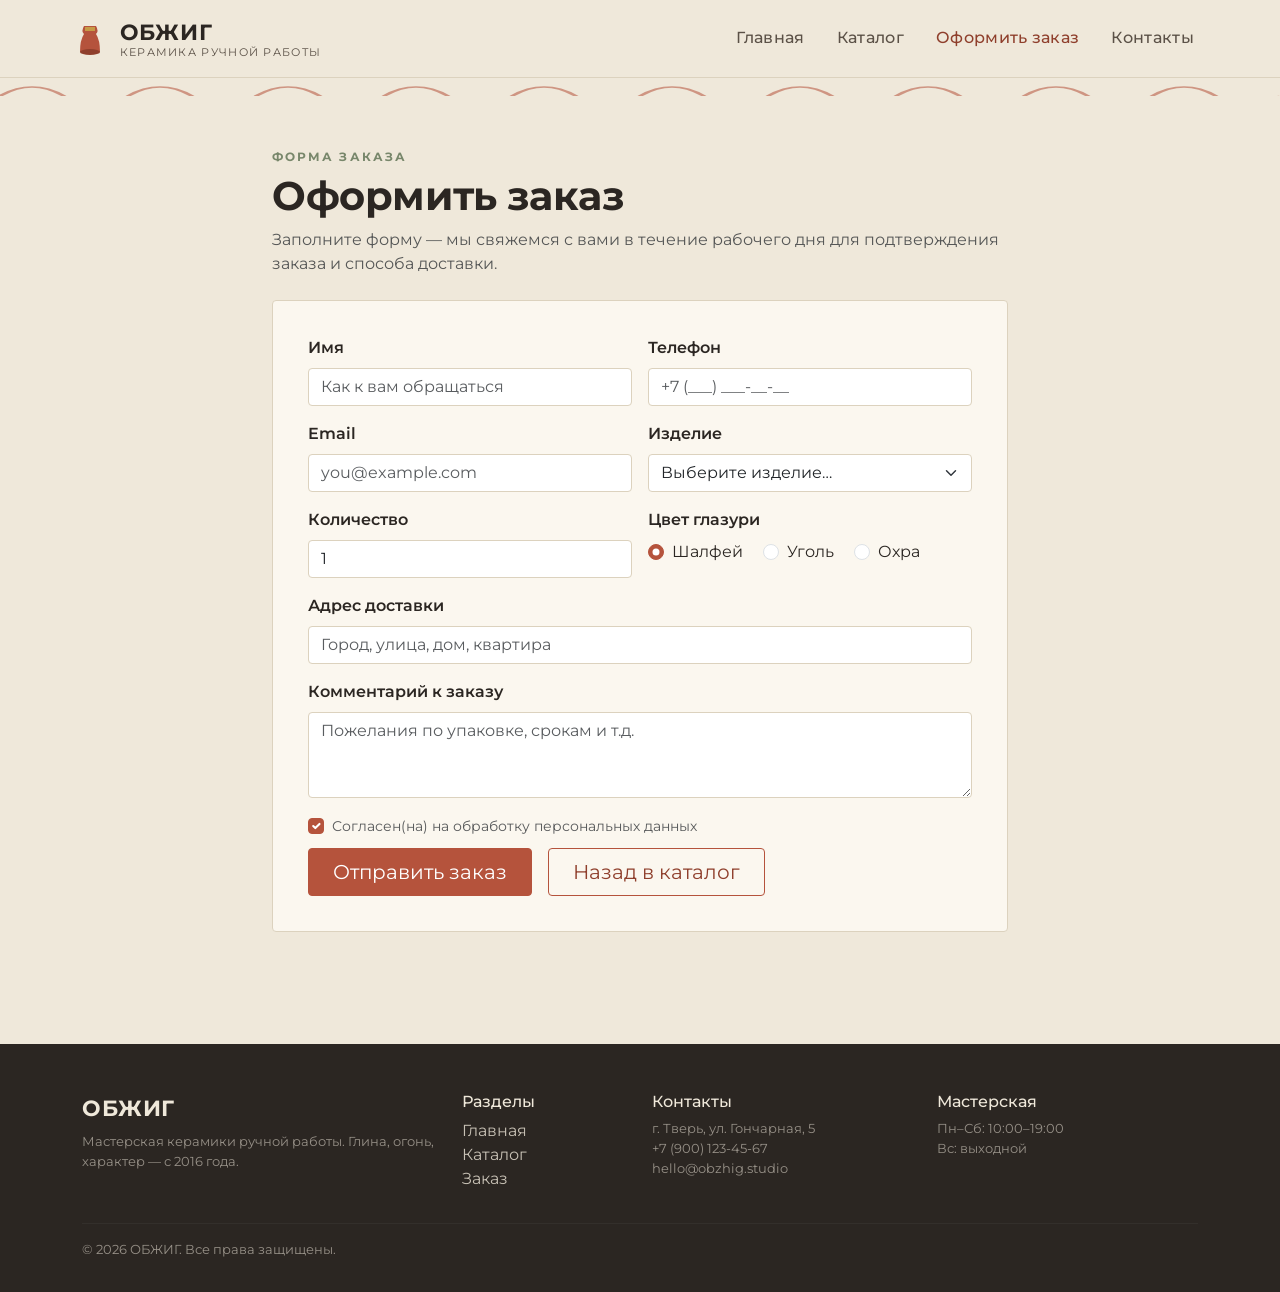
<file: order.html>
<!doctype html>
<html lang="ru">
<head>
<meta charset="UTF-8">
<meta name="viewport" content="width=device-width, initial-scale=1">
<title>Оформить заказ — ОБЖИГ</title>
<link rel="icon" type="image/svg+xml" href="favicon.svg">
<link href="https://cdn.jsdelivr.net/npm/bootstrap@5.3.3/dist/css/bootstrap.min.css" rel="stylesheet">
<link href="https://fonts.googleapis.com/css2?family=Montserrat:wght@400;500;600;700&display=swap" rel="stylesheet">
<link href="style.css" rel="stylesheet">
</head>
<body>
<!-- =====================================================
     ВЕБ-АНАЛИТИКА (Яндекс.Метрика)
     Замените XXXXXXXX на номер вашего счётчика с
     https://metrika.yandex.ru — после регистрации сайта
     там выдадут готовый код, вставьте его вместо этого
     блока на всех трёх страницах.
     ===================================================== -->
<!--
<script type="text/javascript">
   (function(m,e,t,r,i,k,a){m[i]=m[i]||function(){(m[i].a=m[i].a||[]).push(arguments)};
   m[i].l=1*new Date();
   for (var j = 0; j < document.scripts.length; j++) {if (document.scripts[j].src === r) { return; }}
   k=e.createElement(t),a=e.getElementsByTagName(t)[0],k.async=1,k.src=r,a.parentNode.insertBefore(k,a)})
   (window, document, "script", "https://mc.yandex.ru/metrika/tag.js", "ym");

   ym(XXXXXXXX, "init", {ssr:true, webvisor:true, clickmap:true, ecommerce:"dataLayer", accurateTrackBounce:true, trackLinks:true});
</script>
<noscript><div><img src="https://mc.yandex.ru/watch/XXXXXXXX" style="position:absolute; left:-9999px;" alt="" /></div></noscript>
-->


<!-- ===== HEADER / MENU ===== -->
<header class="site-header">
  <nav class="navbar navbar-expand-lg py-3 container">
    <!-- Логотип сайта: SVG-иконка кувшина + текстовый вордмарк, ведёт на главную -->
    <a class="brand" href="index.html">
      <svg width="40" height="40" viewBox="0 0 40 40" fill="none">
        <path d="M10 34 Q10 22 14 16 Q11 13 14 8 H26 Q29 13 26 16 Q30 22 30 34 Q20 38 10 34Z" fill="#B5533C"/>
        <path d="M15 9 H25 V13 H15Z" fill="#C79A45"/>
        <ellipse cx="20" cy="34" rx="10" ry="3" fill="#8F3F2C"/>
      </svg>
      <span>
        <span class="brand-word d-block">ОБЖИГ</span>
        <span class="brand-tagline">керамика ручной работы</span>
      </span>
    </a>
    <!-- Кнопка-гамбургер для мобильного меню -->
    <button class="navbar-toggler ms-auto" type="button" data-bs-toggle="collapse" data-bs-target="#nav">
      <span class="navbar-toggler-icon"></span>
    </button>
    <!-- Главное меню сайта -->
    <div class="collapse navbar-collapse justify-content-end" id="nav">
      <ul class="navbar-nav align-items-lg-center">
        <li class="nav-item"><a class="nav-link" href="index.html">Главная</a></li>
        <li class="nav-item"><a class="nav-link" href="catalog.html">Каталог</a></li>
        <li class="nav-item"><a class="nav-link active" href="order.html">Оформить заказ</a></li>
        <li class="nav-item"><a class="nav-link" href="index.html#contacts">Контакты</a></li>
      </ul>
    </div>
  </nav>
</header>

<div class="arch-row"><svg viewBox="0 0 400 18" preserveAspectRatio="none"><path d="M0 18 Q10 0 20 18 T40 18 T60 18 T80 18 T100 18 T120 18 T140 18 T160 18 T180 18 T200 18 T220 18 T240 18 T260 18 T280 18 T300 18 T320 18 T340 18 T360 18 T380 18 T400 18" stroke="currentColor" stroke-width="1.5" fill="none"/></svg></div>

<!-- ===== MAIN CONTENT ===== -->
<main class="container py-5">
  <div class="row justify-content-center">
    <div class="col-lg-8">
      <span class="section-eyebrow">Форма заказа</span>
      <h1 class="mb-2 mt-1">Оформить заказ</h1>
      <p class="text-muted mb-4">Заполните форму — мы свяжемся с вами в течение рабочего дня для подтверждения заказа и способа доставки.</p>

      <!-- Форма заказа: страница с формой, все поля на Bootstrap-классах -->
      <div class="form-panel">
        <!-- id нужен, чтобы script.js мог найти форму; novalidate отключает стандартные всплывающие подсказки браузера — валидацию делаем сами -->
        <form id="orderForm" novalidate>
          <div class="row g-3">
            <!-- Контактные данные покупателя -->
            <div class="col-md-6">
              <label class="form-label" for="fname">Имя</label>
              <input type="text" class="form-control" id="fname" placeholder="Как к вам обращаться" required>
              <div class="invalid-feedback">Пожалуйста, укажите имя.</div>
            </div>
            <div class="col-md-6">
              <label class="form-label" for="phone">Телефон</label>
              <input type="tel" class="form-control" id="phone" placeholder="+7 (___) ___-__-__" required>
              <div class="invalid-feedback">Введите телефон в формате +7XXXXXXXXXX или 8XXXXXXXXXX.</div>
            </div>
            <div class="col-md-6">
              <label class="form-label" for="email">Email</label>
              <input type="email" class="form-control" id="email" placeholder="you@example.com" required>
              <div class="invalid-feedback">Введите корректный email, например you@example.com.</div>
            </div>
            <!-- Выбор товара и параметров заказа -->
            <div class="col-md-6">
              <label class="form-label" for="piece">Изделие</label>
              <select class="form-select" id="piece">
                <option selected>Выберите изделие…</option>
                <option>Чаша «Полынь» — 2 400 ₽</option>
                <option>Кружка «Уголь» — 1 600 ₽</option>
                <option>Тарелка «Шалфей» — 1 900 ₽</option>
                <option>Кружка «Полдень» — 1 450 ₽</option>
              </select>
            </div>

            <div class="col-md-6">
              <label class="form-label" for="qty">Количество</label>
              <input type="number" min="1" value="1" class="form-control" id="qty">
            </div>
            <div class="col-md-6">
              <label class="form-label d-block">Цвет глазури</label>
              <div class="form-check form-check-inline">
                <input class="form-check-input" type="radio" name="glaze" id="glaze1" checked>
                <label class="form-check-label" for="glaze1">Шалфей</label>
              </div>
              <div class="form-check form-check-inline">
                <input class="form-check-input" type="radio" name="glaze" id="glaze2">
                <label class="form-check-label" for="glaze2">Уголь</label>
              </div>
              <div class="form-check form-check-inline">
                <input class="form-check-input" type="radio" name="glaze" id="glaze3">
                <label class="form-check-label" for="glaze3">Охра</label>
              </div>
            </div>

            <!-- Адрес и комментарий к заказу -->
            <div class="col-12">
              <label class="form-label" for="address">Адрес доставки</label>
              <input type="text" class="form-control" id="address" placeholder="Город, улица, дом, квартира" required>
              <div class="invalid-feedback">Укажите адрес доставки.</div>
            </div>

            <div class="col-12">
              <label class="form-label" for="comment">Комментарий к заказу</label>
              <textarea class="form-control" id="comment" rows="3" placeholder="Пожелания по упаковке, срокам и т.д."></textarea>
            </div>

            <div class="col-12">
              <div class="form-check">
                <input class="form-check-input" type="checkbox" id="agree" checked>
                <label class="form-check-label small text-muted" for="agree">
                  Согласен(на) на обработку персональных данных
                </label>
              </div>
            </div>

            <!-- Кнопки отправки формы -->
            <div class="col-12 d-flex gap-3 mt-2">
              <button type="submit" id="orderSubmitBtn" class="btn btn-clay btn-lg px-4">Отправить заказ</button>
              <a href="catalog.html" class="btn btn-outline-clay btn-lg px-4">Назад в каталог</a>
            </div>
          </div>
        </form>
      </div>
    </div>
  </div>
</main>

<!-- Модальное окно Bootstrap: результат отправки формы (успех/ошибка), заполняется скриптом из script.js -->
<div class="modal fade" id="formResultModal" tabindex="-1" aria-labelledby="formResultModalLabel" aria-hidden="true">
  <div class="modal-dialog modal-dialog-centered">
    <div class="modal-content">
      <div class="modal-header">
        <h5 class="modal-title" id="formResultModalLabel">Заголовок</h5>
        <button type="button" class="btn-close" data-bs-dismiss="modal" aria-label="Закрыть"></button>
      </div>
      <div class="modal-body" id="formResultModalBody">
        Текст сообщения.
      </div>
      <div class="modal-footer">
        <button type="button" class="btn btn-clay" data-bs-dismiss="modal">Понятно</button>
      </div>
    </div>
  </div>
</div>

<!-- ===== FOOTER ===== -->
<footer class="site-footer">
  <div class="container">
    <div class="row g-4">
      <div class="col-lg-4">
        <span class="brand-word d-block mb-2">ОБЖИГ</span>
        <p class="footer-fine mb-0">Мастерская керамики ручной работы. Глина, огонь, характер — с 2016 года.</p>
      </div>
      <div class="col-lg-2 col-6">
        <h4 class="h6">Разделы</h4>
        <ul class="list-unstyled">
          <li><a href="index.html">Главная</a></li>
          <li><a href="catalog.html">Каталог</a></li>
          <li><a href="order.html">Заказ</a></li>
        </ul>
      </div>
      <div class="col-lg-3 col-6">
        <h4 class="h6">Контакты</h4>
        <ul class="list-unstyled footer-fine">
          <li>г. Тверь, ул. Гончарная, 5</li>
          <li>+7 (900) 123-45-67</li>
          <li>hello@obzhig.studio</li>
        </ul>
      </div>
      <div class="col-lg-3">
        <h4 class="h6">Мастерская</h4>
        <p class="footer-fine">Пн–Сб: 10:00–19:00<br>Вс: выходной</p>
      </div>
    </div>
    <hr>
    <p class="footer-fine mb-0">© 2026 ОБЖИГ. Все права защищены.</p>
  </div>
</footer>

<script src="https://cdn.jsdelivr.net/npm/bootstrap@5.3.3/dist/js/bootstrap.bundle.min.js"></script>
<!-- Собственный скрипт сайта: обработка формы заказа и поиск по каталогу -->
<script src="script.js"></script>
</body>
</html>
</file>
<file: style.css>
/* =====================================================
   ОБЖИГ — единый файл стилей сайта
   Используется на всех трёх страницах (index/catalog/order)
   Дополняет Bootstrap 5 собственными переменными и классами
   ===================================================== */

/* ---- Цветовые и прочие переменные (design tokens) ---- */
:root{
  --bg: #EFE8DA;
  --card: #FBF7EF;
  --ink: #2B2622;
  --ink-soft: #5B5147;
  --clay: #B5533C;
  --clay-dark: #8F3F2C;
  --sage: #78876B;
  --gold: #C79A45;
  --line: #DCD2BE;
  --radius: 4px;
}

body{
  background: var(--bg);
  color: var(--ink);
  font-family: 'Montserrat', sans-serif;
  font-weight: 400;
}

h1,h2,h3,.brand-word{
  font-family: 'Montserrat', sans-serif;
  font-weight: 700;
  letter-spacing: -0.01em;
}

a{ color: var(--clay-dark); }
a:hover{ color: var(--clay); }

/* ---- Header / nav ---- */
.site-header{
  background: var(--bg);
  border-bottom: 1px solid var(--line);
}
.brand{
  display:flex;
  align-items:center;
  gap:.6rem;
  text-decoration:none;
  color: var(--ink);
}
.brand-word{
  font-size:1.35rem;
  letter-spacing:.04em;
  color: var(--ink);
}
.brand-tagline{
  font-size:.68rem;
  letter-spacing:.12em;
  text-transform:uppercase;
  color: var(--ink-soft);
  display:block;
  margin-top:-4px;
}
.navbar-nav .nav-link{
  color: var(--ink-soft);
  font-weight:500;
  letter-spacing:.02em;
  padding-left: 1rem !important;
  padding-right: 1rem !important;
}
.navbar-nav .nav-link.active,
.navbar-nav .nav-link:hover{
  color: var(--clay-dark);
}
.btn-clay{
  background: var(--clay);
  border-color: var(--clay);
  color: #fff;
  border-radius: var(--radius);
}
.btn-clay:hover{
  background: var(--clay-dark);
  border-color: var(--clay-dark);
  color:#fff;
}
.btn-outline-clay{
  border-color: var(--clay);
  color: var(--clay-dark);
  border-radius: var(--radius);
}
.btn-outline-clay:hover{
  background: var(--clay);
  color:#fff;
}

/* ---- Kiln-arch divider: signature motif ---- */
.arch-row{
  display:flex;
  line-height:0;
  color: var(--clay);
  opacity:.55;
}
.arch-row svg{ width:100%; height:18px; }

/* ---- Hero ---- */
.hero{
  padding: 4.5rem 0 3.5rem;
}
.hero .eyebrow{
  color: var(--sage);
  text-transform:uppercase;
  letter-spacing:.18em;
  font-size:.75rem;
  font-weight:600;
}
.hero h1{
  font-size: clamp(2.2rem, 4vw, 3.4rem);
  line-height:1.05;
}
.hero p.lead{
  color: var(--ink-soft);
  max-width: 42ch;
}
.hero-vessel{
  width:100%;
  height:auto;
}

/* ---- Cards ---- */
.card-piece{
  background: var(--card);
  border: 1px solid var(--line);
  border-radius: var(--radius);
  overflow:hidden;
  height:100%;
}
.card-piece .piece-thumb{
  aspect-ratio: 4/3;
  background-size: cover;
  background-position: center;
  opacity:1;
}
.card-piece .card-body{ padding:1.1rem 1.2rem 1.3rem; }
.price{
  font-family:'Montserrat', sans-serif;
  color: var(--clay-dark);
  font-weight:700;
}
.glaze-dot{
  width:14px; height:14px; border-radius:50%;
  display:inline-block; margin-right:6px; border:1px solid rgba(0,0,0,.15);
}

/* ---- Table (catalog list) ---- */
.table-catalog thead{
  background: var(--ink);
  color: var(--bg);
  font-family:'Montserrat', sans-serif;
  font-weight:600;
  letter-spacing:.03em;
}
.table-catalog td, .table-catalog th{ vertical-align:middle; }
.table-catalog tbody tr{ background: var(--card); }
.swatch{
  width:16px;height:16px;border-radius:50%;display:inline-block;border:1px solid rgba(0,0,0,.15);
}

/* ---- Form page ---- */
.form-panel{
  background: var(--card);
  border:1px solid var(--line);
  border-radius: var(--radius);
  padding: 2.2rem;
}
.form-label{
  font-weight:600;
  color: var(--ink);
}
.form-control, .form-select{
  border-radius: var(--radius);
  border-color: var(--line);
}
.form-control:focus, .form-select:focus{
  border-color: var(--clay);
  box-shadow: 0 0 0 .2rem rgba(181,83,60,.15);
}
.form-check-input:checked{
  background-color: var(--clay);
  border-color: var(--clay);
}

/* ---- Section labels ---- */
.section-eyebrow{
  color: var(--sage);
  text-transform:uppercase;
  letter-spacing:.18em;
  font-size:.72rem;
  font-weight:700;
}

/* ---- Footer ---- */
.site-footer{
  background: var(--ink);
  color: var(--bg);
  margin-top: 4rem;
  padding: 3rem 0 2rem;
}
.site-footer a{ color: var(--bg); opacity:.8; text-decoration:none; }
.site-footer a:hover{ opacity:1; text-decoration:underline; }
.site-footer .brand-word{ color: var(--bg); }
.site-footer hr{ border-color: rgba(255,255,255,.15); }
.footer-fine{ color: rgba(239,232,218,.55); font-size:.82rem; }

@media (max-width: 767px){
  .form-panel{ padding:1.4rem; }
}
</file>
